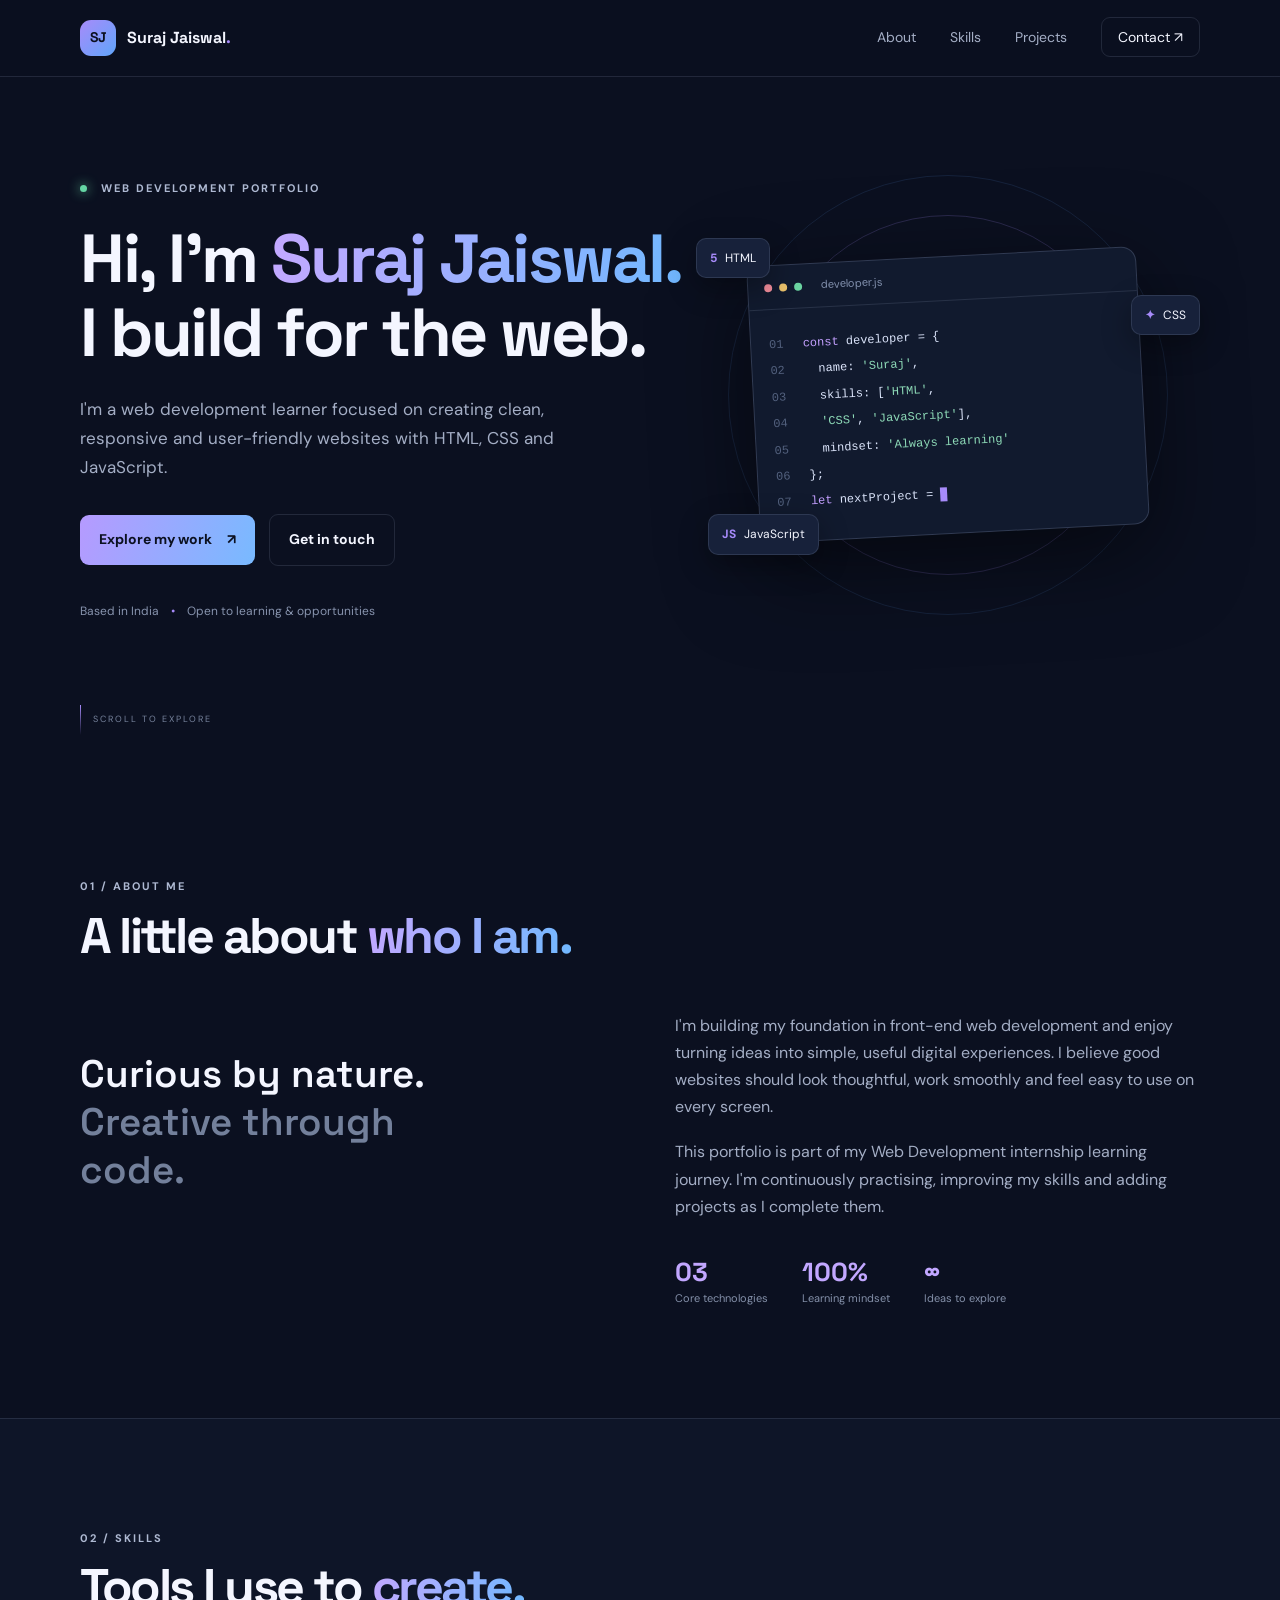
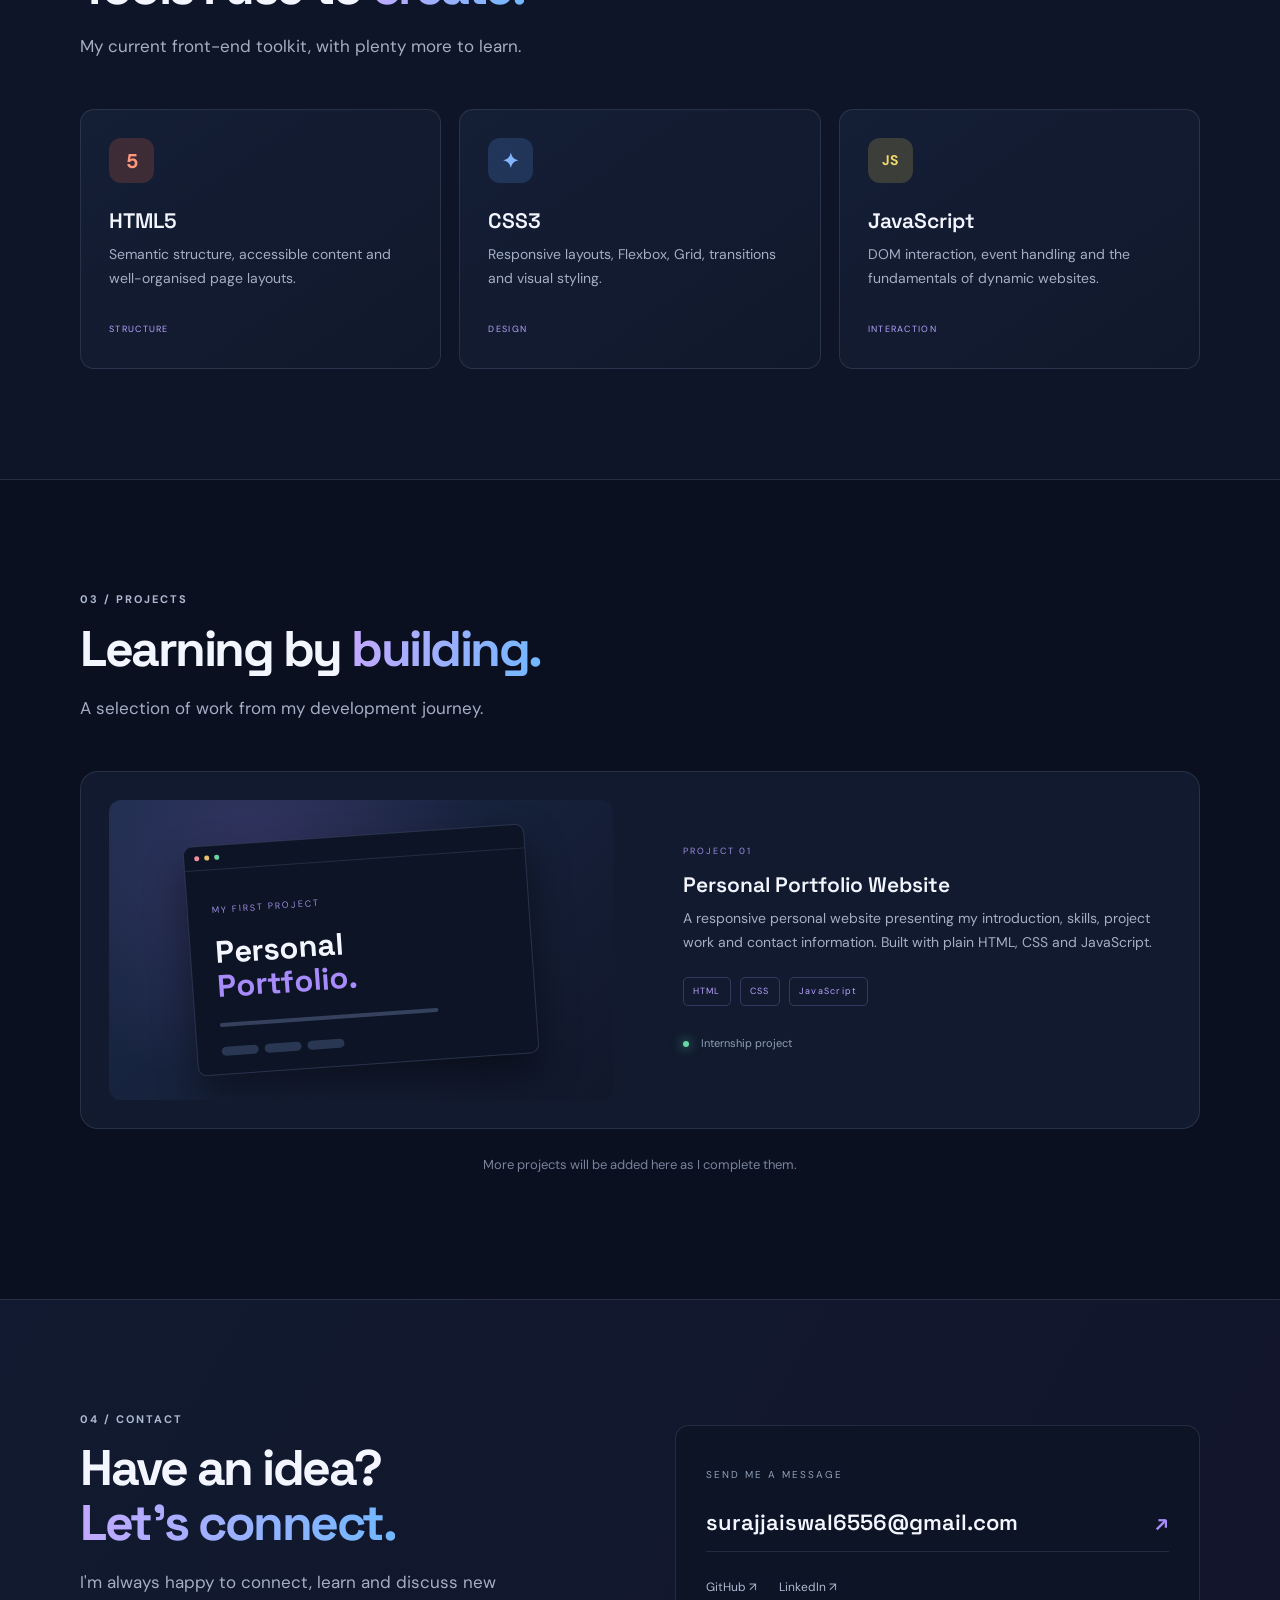
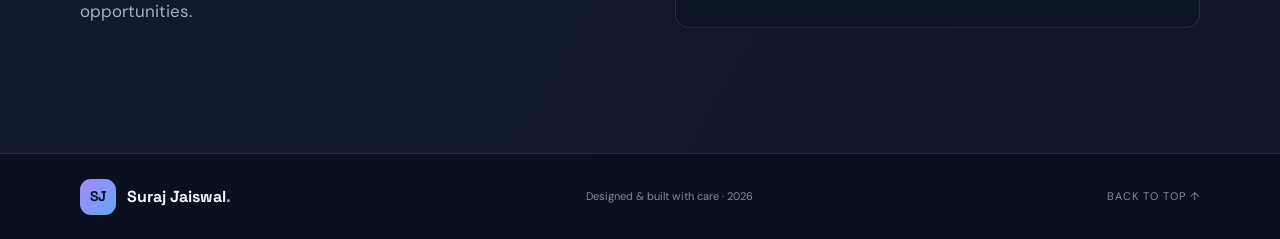
<file: index.html>
<!DOCTYPE html>
<html lang="en">
<head>
  <meta charset="UTF-8">
  <meta name="viewport" content="width=device-width, initial-scale=1.0">
  <meta name="description" content="Suraj Jaiswal — web development portfolio showcasing skills, projects and contact information.">
  <meta name="theme-color" content="#0b1020">
  <title>Suraj Jaiswal | Web Developer Portfolio</title>
  <link rel="preconnect" href="https://fonts.googleapis.com">
  <link rel="preconnect" href="https://fonts.gstatic.com" crossorigin>
  <link href="https://fonts.googleapis.com/css2?family=DM+Sans:wght@400;500;600;700&family=Space+Grotesk:wght@500;600;700&display=swap" rel="stylesheet">
  <link rel="stylesheet" href="style.css">
  <script src="script.js" defer></script>
</head>
<body>
  <header class="site-header">
    <nav class="nav container" aria-label="Main navigation">
      <a class="brand" href="#home" aria-label="Suraj Jaiswal home"><span class="brand-mark">SJ</span><span>Suraj Jaiswal<span class="brand-dot">.</span></span></a>
      <button class="menu-toggle" type="button" aria-label="Open navigation" aria-expanded="false"><span></span><span></span><span></span></button>
      <ul class="nav-links">
        <li><a href="#about">About</a></li><li><a href="#skills">Skills</a></li><li><a href="#projects">Projects</a></li><li><a class="nav-contact" href="#contact">Contact <span aria-hidden="true">↗</span></a></li>
      </ul>
    </nav>
  </header>

  <main>
    <section class="hero container" id="home">
      <div class="hero-copy">
        <p class="eyebrow"><span class="status-dot"></span> WEB DEVELOPMENT PORTFOLIO</p>
        <h1>Hi, I'm <span class="gradient-text">Suraj Jaiswal.</span><br>I build for the web.</h1>
        <p class="hero-description">I'm a web development learner focused on creating clean, responsive and user-friendly websites with HTML, CSS and JavaScript.</p>
        <div class="hero-actions"><a class="button button-primary" href="#projects">Explore my work <span>↗</span></a><a class="button button-ghost" href="#contact">Get in touch</a></div>
        <div class="hero-meta"><span>Based in India</span><span class="meta-separator">•</span><span>Open to learning & opportunities</span></div>
      </div>
      <div class="hero-art" aria-label="Decorative code illustration">
        <div class="orbit orbit-one"></div><div class="orbit orbit-two"></div>
        <div class="code-card"><div class="code-card-top"><i></i><i></i><i></i><span>developer.js</span></div><div class="code-lines"><p><b>01</b> <span class="code-purple">const</span> developer = {</p><p><b>02</b> &nbsp; name: <span class="code-green">'Suraj'</span>,</p><p><b>03</b> &nbsp; skills: [<span class="code-green">'HTML'</span>,</p><p><b>04</b> &nbsp; <span class="code-green">'CSS'</span>, <span class="code-green">'JavaScript'</span>],</p><p><b>05</b> &nbsp; mindset: <span class="code-green">'Always learning'</span></p><p><b>06</b> };</p><p class="code-cursor"><b>07</b> <span class="code-purple">let</span> nextProject = <span class="cursor-block"></span></p></div></div>
        <div class="floating-chip chip-html"><span>5</span> HTML</div><div class="floating-chip chip-css"><span>✦</span> CSS</div><div class="floating-chip chip-js"><span>JS</span> JavaScript</div>
      </div>
      <a class="scroll-cue" href="#about"><span></span> SCROLL TO EXPLORE</a>
    </section>

    <section class="section container" id="about">
      <div class="section-heading"><p class="eyebrow">01 / ABOUT ME</p><h2>A little about <span class="gradient-text">who I am.</span></h2></div>
      <div class="about-grid"><div class="about-lead"><p class="large-copy">Curious by nature. <span class="muted">Creative through code.</span></p></div><div class="about-body"><p>I'm building my foundation in front-end web development and enjoy turning ideas into simple, useful digital experiences. I believe good websites should look thoughtful, work smoothly and feel easy to use on every screen.</p><p>This portfolio is part of my Web Development internship learning journey. I'm continuously practising, improving my skills and adding projects as I complete them.</p><div class="about-facts"><div><strong>03</strong><span>Core technologies</span></div><div><strong>100%</strong><span>Learning mindset</span></div><div><strong>∞</strong><span>Ideas to explore</span></div></div></div></div>
    </section>

    <section class="section section-alt" id="skills"><div class="container"><div class="section-heading"><p class="eyebrow">02 / SKILLS</p><h2>Tools I use to <span class="gradient-text">create.</span></h2><p class="section-intro">My current front-end toolkit, with plenty more to learn.</p></div><div class="skills-grid">
      <article class="skill-card"><div class="skill-icon html-icon">5</div><h3>HTML5</h3><p>Semantic structure, accessible content and well-organised page layouts.</p><span class="skill-tag">STRUCTURE</span></article>
      <article class="skill-card"><div class="skill-icon css-icon">✦</div><h3>CSS3</h3><p>Responsive layouts, Flexbox, Grid, transitions and visual styling.</p><span class="skill-tag">DESIGN</span></article>
      <article class="skill-card"><div class="skill-icon js-icon">JS</div><h3>JavaScript</h3><p>DOM interaction, event handling and the fundamentals of dynamic websites.</p><span class="skill-tag">INTERACTION</span></article>
    </div></div></section>

    <section class="section container" id="projects"><div class="section-heading"><p class="eyebrow">03 / PROJECTS</p><h2>Learning by <span class="gradient-text">building.</span></h2><p class="section-intro">A selection of work from my development journey.</p></div>
      <article class="project-card"><div class="project-preview"><div class="preview-window"><div class="preview-bar"><i></i><i></i><i></i></div><div class="preview-content"><span class="preview-label">MY FIRST PROJECT</span><div class="preview-title">Personal<br><em>Portfolio.</em></div><div class="preview-line"></div><div class="preview-pills"><i></i><i></i><i></i></div></div></div></div><div class="project-info"><p class="project-number">PROJECT 01</p><h3>Personal Portfolio Website</h3><p>A responsive personal website presenting my introduction, skills, project work and contact information. Built with plain HTML, CSS and JavaScript.</p><div class="tech-list"><span>HTML</span><span>CSS</span><span>JavaScript</span></div><span class="project-status"><i></i> Internship project</span></div></article>
      <p class="coming-soon">More projects will be added here as I complete them.</p>
    </section>

    <section class="section contact-section" id="contact"><div class="container contact-inner"><div><p class="eyebrow">04 / CONTACT</p><h2>Have an idea?<br><span class="gradient-text">Let's connect.</span></h2><p class="contact-copy">I'm always happy to connect, learn and discuss new opportunities.</p></div><div class="contact-panel"><p class="contact-label">SEND ME A MESSAGE</p><a class="contact-link" href="mailto:surajjaiswal6556@gmail.com" id="email-link">surajjaiswal6556@gmail.com <span>↗</span></a><div class="social-links"><a href="https://github.com/" target="_blank" rel="noreferrer">GitHub ↗</a><a href="https://www.linkedin.com/in/surajjaiswal7/" target="_blank" rel="noreferrer">LinkedIn ↗</a></div></div></div></section>
  </main>
  <footer class="footer"><div class="container footer-inner"><a class="brand" href="#home"><span class="brand-mark">SJ</span><span>Suraj Jaiswal<span class="brand-dot">.</span></span></a><p>Designed & built with care · <span id="year"></span></p><a href="#home" class="back-top">BACK TO TOP ↑</a></div></footer>
</body>
</html>
</file>
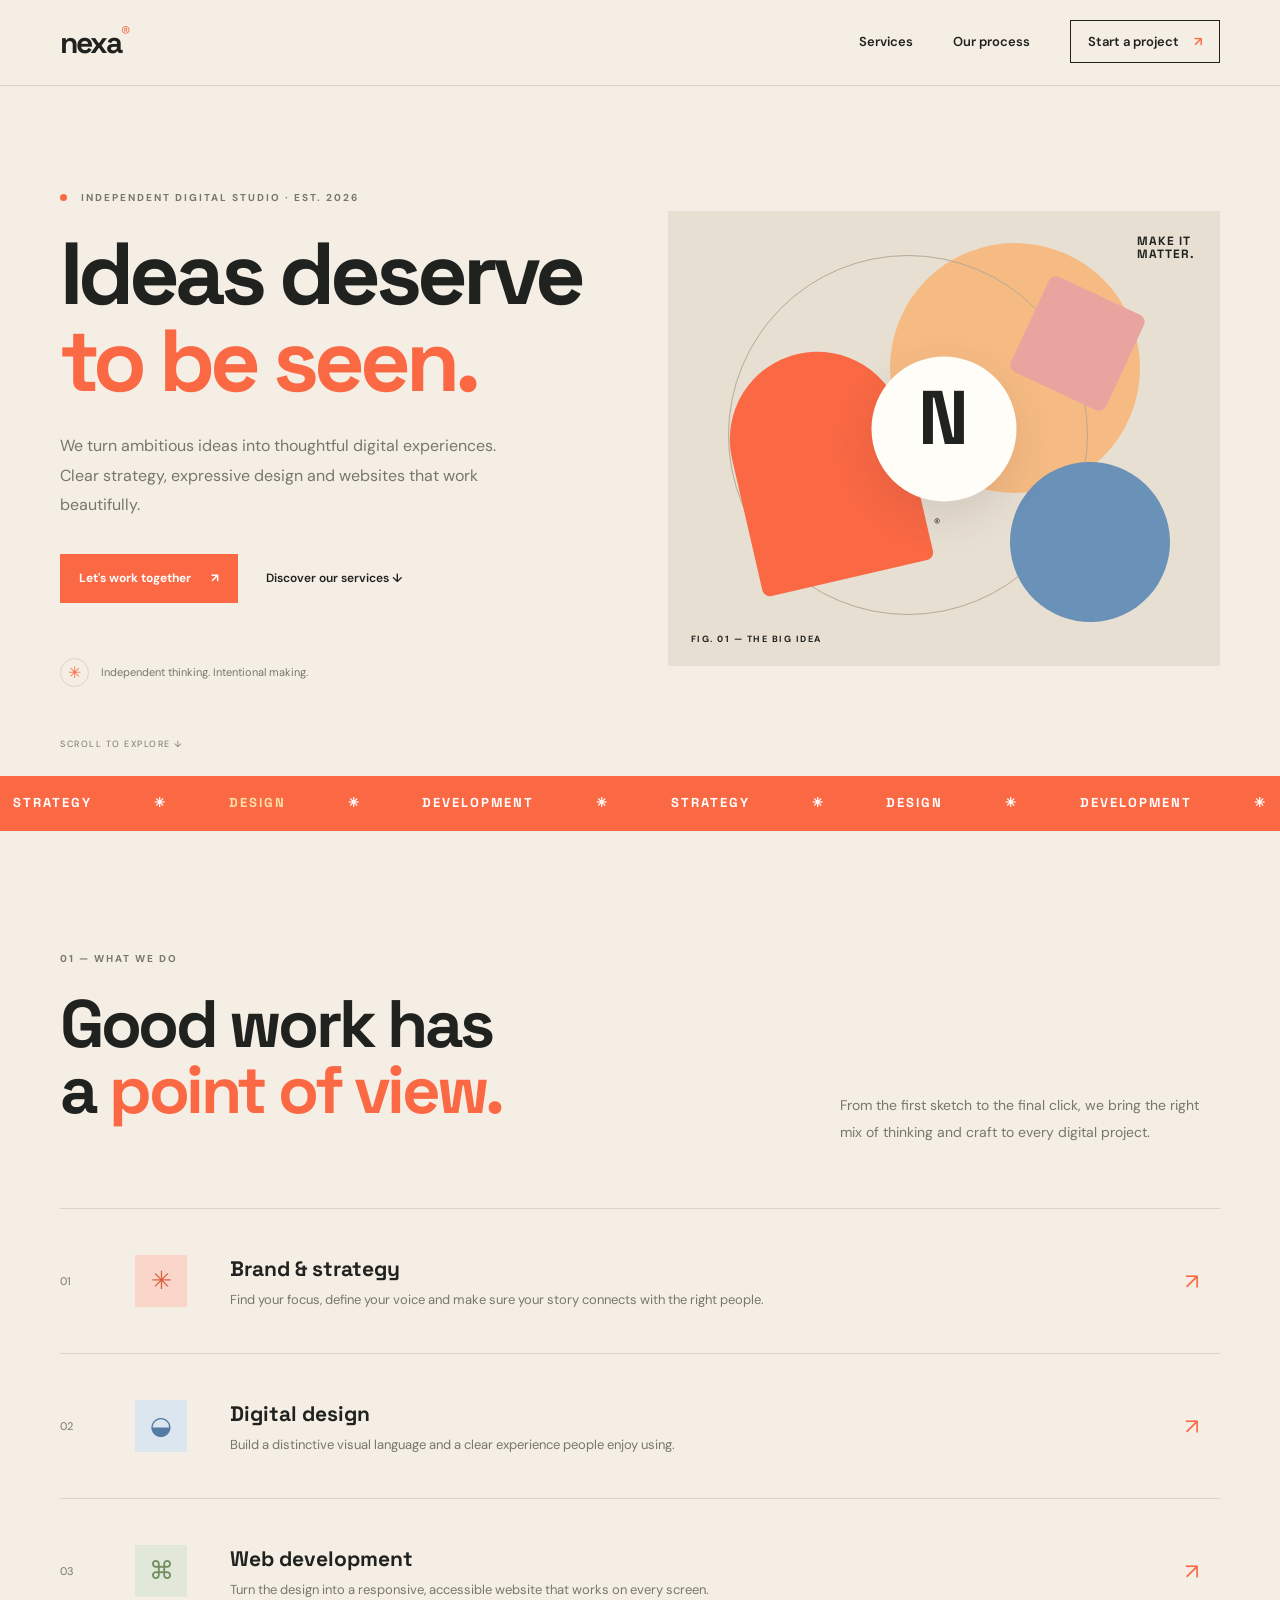
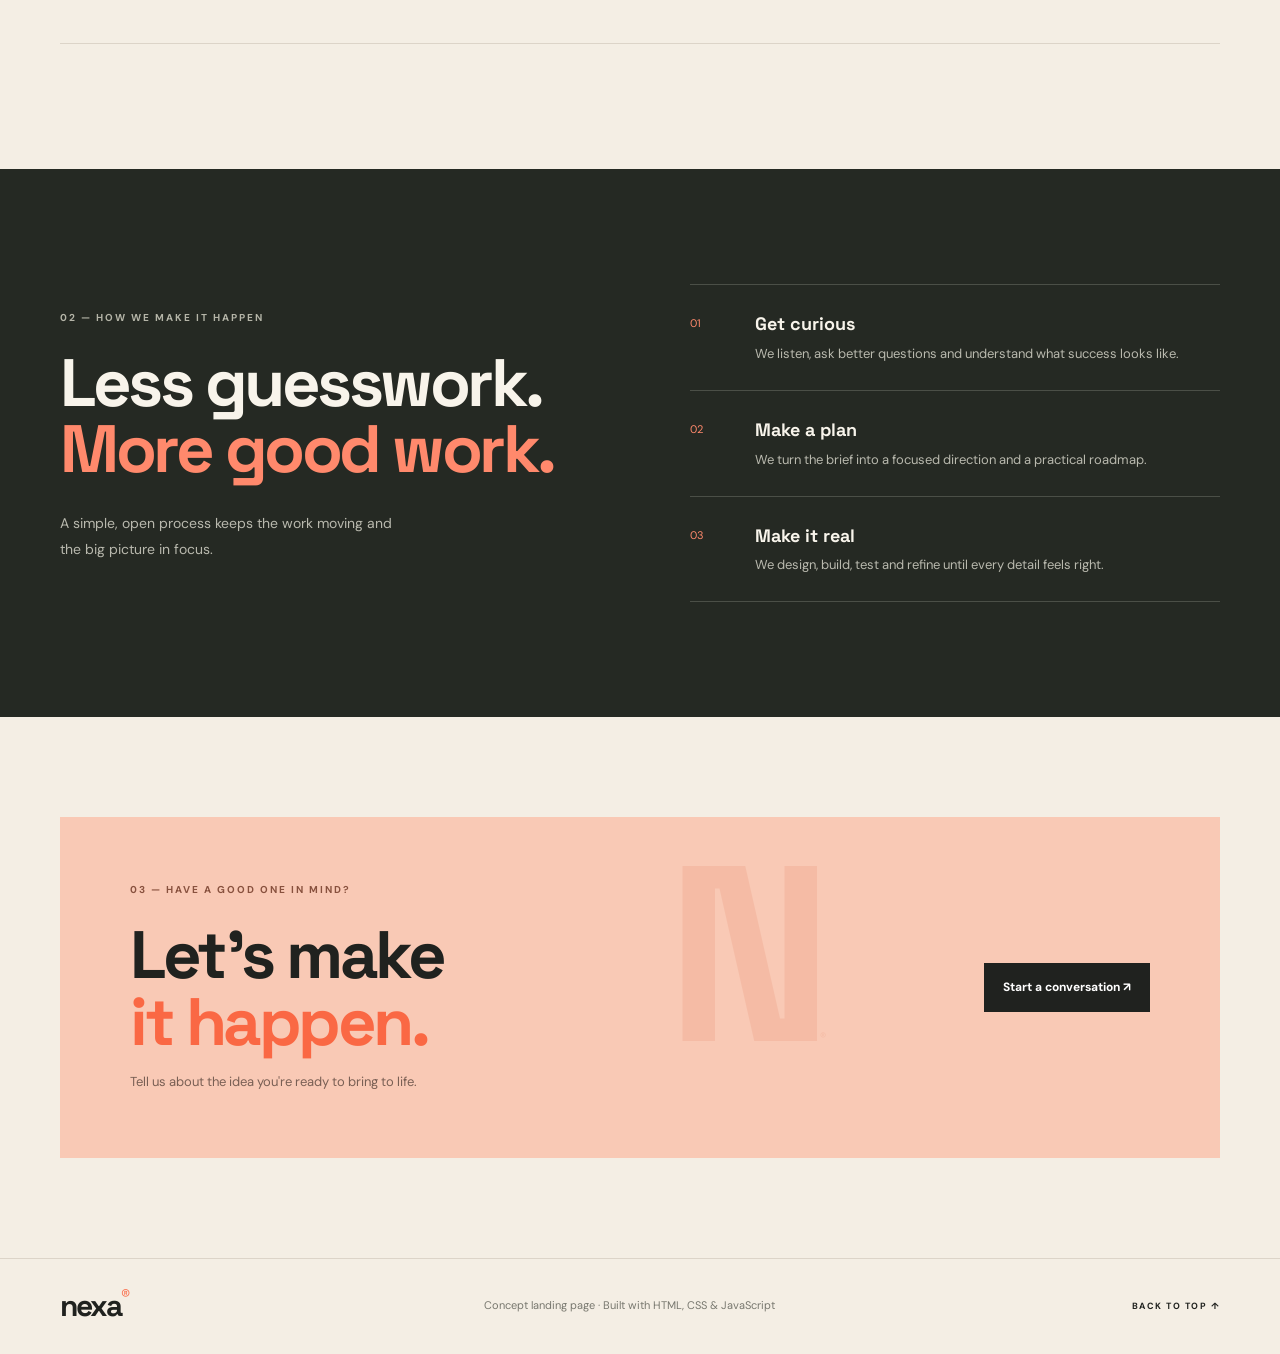
<file: task-2-landing-page/index.html>
<!DOCTYPE html>
<html lang="en">
<head>
<meta charset="UTF-8"><meta name="viewport" content="width=device-width, initial-scale=1.0">
<meta name="description" content="Nexa is a creative studio helping ambitious businesses turn ideas into memorable digital experiences.">
<meta name="theme-color" content="#f4eee4">
<title>Nexa Studio — Ideas made visible</title>
<link rel="preconnect" href="https://fonts.googleapis.com"><link rel="preconnect" href="https://fonts.gstatic.com" crossorigin>
<link href="https://fonts.googleapis.com/css2?family=DM+Sans:wght@400;500;600;700&family=Space+Grotesk:wght@500;600;700&display=swap" rel="stylesheet">
<link rel="stylesheet" href="style.css"><script src="script.js" defer></script>
</head>
<body>
<header class="site-header"><nav class="nav wrap" aria-label="Main navigation">
<a class="logo" href="#home">nexa<span class="dot">®</span></a>
<button class="menu-toggle" type="button" aria-label="Open navigation" aria-expanded="false"><span></span><span></span></button>
<ul class="nav-links"><li><a href="#services">Services</a></li><li><a href="#story">Our process</a></li><li><a class="nav-cta" href="#contact">Start a project <span>↗</span></a></li></ul>
</nav></header>
<main>
<section class="hero wrap" id="home">
<div class="hero-copy"><p class="eyebrow"><span class="pulse"></span> INDEPENDENT DIGITAL STUDIO · EST. 2026</p>
<h1>Ideas deserve<br><span class="hero-accent">to be seen.</span></h1>
<p class="hero-text">We turn ambitious ideas into thoughtful digital experiences. Clear strategy, expressive design and websites that work beautifully.</p>
<div class="hero-actions"><a class="button primary" href="#contact">Let's work together <span>↗</span></a><a class="text-link" href="#services">Discover our services ↓</a></div>
<div class="hero-proof"><span class="proof-star">✳</span><span>Independent thinking. Intentional making.</span></div></div>
<div class="hero-art" aria-label="Abstract colorful geometric artwork">
<div class="art-sun"></div><div class="art-ring"></div><div class="art-block block-orange"></div><div class="art-block block-blue"></div><div class="art-block block-pink"></div><div class="art-circle">N<span>®</span></div><div class="art-caption">MAKE IT<br>MATTER.</div><div class="art-index">FIG. 01 — THE BIG IDEA</div>
</div>
<a class="scroll-cue" href="#services">SCROLL TO EXPLORE ↓</a>
</section>
<section class="ticker"><div class="ticker-track"><span>STRATEGY</span> ✳ <span>DESIGN</span> ✳ <span>DEVELOPMENT</span> ✳ <span>STRATEGY</span> ✳ <span>DESIGN</span> ✳ <span>DEVELOPMENT</span> ✳</div></section>
<section class="services wrap" id="services"><div class="section-heading"><div><p class="eyebrow">01 — WHAT WE DO</p><h2>Good work has<br>a <em>point of view.</em></h2></div><p class="section-note">From the first sketch to the final click, we bring the right mix of thinking and craft to every digital project.</p></div>
<div class="service-list">
<article class="service-row"><span class="service-no">01</span><div class="service-symbol symbol-orange">✳</div><div class="service-copy"><h3>Brand & strategy</h3><p>Find your focus, define your voice and make sure your story connects with the right people.</p></div><a href="#contact" aria-label="Ask about brand and strategy">↗</a></article>
<article class="service-row"><span class="service-no">02</span><div class="service-symbol symbol-blue">◒</div><div class="service-copy"><h3>Digital design</h3><p>Build a distinctive visual language and a clear experience people enjoy using.</p></div><a href="#contact" aria-label="Ask about digital design">↗</a></article>
<article class="service-row"><span class="service-no">03</span><div class="service-symbol symbol-green">⌘</div><div class="service-copy"><h3>Web development</h3><p>Turn the design into a responsive, accessible website that works on every screen.</p></div><a href="#contact" aria-label="Ask about web development">↗</a></article>
</div></section>
<section class="story" id="story"><div class="wrap story-grid"><div><p class="eyebrow">02 — HOW WE MAKE IT HAPPEN</p><h2>Less guesswork.<br><em>More good work.</em></h2><p class="story-intro">A simple, open process keeps the work moving and the big picture in focus.</p></div><div class="process-list"><article><span>01</span><div><h3>Get curious</h3><p>We listen, ask better questions and understand what success looks like.</p></div></article><article><span>02</span><div><h3>Make a plan</h3><p>We turn the brief into a focused direction and a practical roadmap.</p></div></article><article><span>03</span><div><h3>Make it real</h3><p>We design, build, test and refine until every detail feels right.</p></div></article></div></div></section>
<section class="contact wrap" id="contact"><div class="contact-card"><div><p class="eyebrow">03 — HAVE A GOOD ONE IN MIND?</p><h2>Let's make<br><em>it happen.</em></h2><p>Tell us about the idea you're ready to bring to life.</p></div><a class="button dark-button" href="mailto:hello@nexa.example">Start a conversation ↗</a><span class="contact-mark">N<span>®</span></span></div></section>
</main>
<footer class="footer"><div class="wrap footer-inner"><a class="logo" href="#home">nexa<span class="dot">®</span></a><p>Concept landing page · Built with HTML, CSS & JavaScript</p><a href="#home">BACK TO TOP ↑</a></div></footer>
</body></html>
</file>
<file: style.css>
:root{--bg:#0b1020;--panel:#111a30;--panel2:#151f38;--text:#f4f6ff;--muted:#a4aec5;--purple:#a78bfa;--blue:#60a5fa;--line:rgba(190,205,240,.13);--font:'DM Sans',sans-serif;--display:'Space Grotesk',sans-serif}*{box-sizing:border-box}html{scroll-behavior:smooth;scroll-padding-top:90px}body{margin:0;background:var(--bg);color:var(--text);font-family:var(--font);line-height:1.7}a{color:inherit;text-decoration:none}.container{width:min(1120px,calc(100% - 48px));margin-inline:auto}.site-header{position:sticky;top:0;z-index:20;background:rgba(11,16,32,.86);backdrop-filter:blur(16px);border-bottom:1px solid var(--line)}.nav,.nav-links,.brand,.hero-actions,.hero-meta,.footer-inner,.social-links{display:flex;align-items:center}.nav{height:76px;justify-content:space-between}.brand{gap:11px;font-family:var(--display);font-weight:700}.brand-mark{display:grid;place-items:center;width:36px;height:36px;border-radius:11px;background:linear-gradient(135deg,var(--purple),var(--blue));color:#0b1020;font-size:14px}.brand-dot{color:var(--purple)}.nav-links{gap:34px;list-style:none;margin:0;padding:0;color:var(--muted);font-size:14px}.nav-links a:hover,.social-links a:hover{color:var(--text)}.nav-contact{padding:10px 16px;border:1px solid var(--line);border-radius:9px;color:var(--text)}.menu-toggle{display:none;background:none;border:0}.hero{min-height:690px;display:grid;grid-template-columns:1.1fr .9fr;align-items:center;position:relative;padding-top:50px;padding-bottom:105px}.eyebrow{font-size:11px;letter-spacing:2px;font-weight:700;color:#aeb9d2}.status-dot,.project-status i{display:inline-block;width:7px;height:7px;border-radius:50%;background:#65d6a4;margin-right:9px;box-shadow:0 0 12px #65d6a4}.hero h1,.section-heading h2,.contact-inner h2{font-family:var(--display);font-size:clamp(42px,5.5vw,68px);line-height:1.1;letter-spacing:-2.5px;margin:24px 0}.gradient-text{background:linear-gradient(100deg,#c4a8ff,#70b8ff);-webkit-background-clip:text;background-clip:text;color:transparent}.hero-description,.section-intro,.contact-copy{max-width:530px;color:var(--muted);font-size:17px}.hero-actions{gap:14px;margin-top:32px;flex-wrap:wrap}.button{padding:13px 19px;border-radius:9px;font-weight:700;font-size:14px;transition:transform .2s}.button:hover{transform:translateY(-3px)}.button-primary{background:linear-gradient(110deg,#b69aff,#78baff);color:#0b1020}.button-primary span{margin-left:12px}.button-ghost{border:1px solid var(--line)}.hero-meta{gap:12px;color:#8793ad;font-size:12px;margin-top:35px}.meta-separator{color:var(--purple)}.hero-art{position:relative;min-height:410px;display:grid;place-items:center}.orbit{position:absolute;border:1px solid rgba(167,139,250,.2);border-radius:50%;width:360px;height:360px}.orbit-two{width:440px;height:440px;border-color:rgba(96,165,250,.12)}.code-card{position:relative;z-index:2;width:min(390px,100%);background:#111a2e;border:1px solid rgba(174,190,230,.2);border-radius:15px;box-shadow:0 25px 90px #0008;overflow:hidden;transform:rotate(-3deg)}.code-card-top{height:44px;border-bottom:1px solid var(--line);display:flex;align-items:center;gap:7px;padding:0 16px;color:#8290ad;font-size:11px}.code-card-top i,.preview-bar i{width:8px;height:8px;border-radius:50%;background:#f28d9b}.code-card-top i:nth-child(2),.preview-bar i:nth-child(2){background:#eac16b}.code-card-top i:nth-child(3),.preview-bar i:nth-child(3){background:#6bd4a1}.code-card-top span{margin-left:12px}.code-lines{padding:22px 18px 25px;font:12px/2.2 ui-monospace,monospace;color:#dbe4fa}.code-lines p{margin:0}.code-lines b{color:#53617e;font-weight:400;margin-right:12px}.code-purple{color:#c4a0ff}.code-green{color:#8edbb8}.cursor-block{display:inline-block;width:7px;height:14px;background:#a78bfa;vertical-align:middle}.floating-chip{position:absolute;z-index:3;padding:9px 13px;border:1px solid var(--line);border-radius:10px;background:#17213a;box-shadow:0 10px 30px #0005;font-size:12px}.floating-chip span{font-weight:700;color:var(--purple);margin-right:5px}.chip-html{top:48px;left:0}.chip-css{right:0;top:105px}.chip-js{bottom:45px;left:12px}.scroll-cue{position:absolute;bottom:32px;left:0;color:#77839c;font-size:9px;letter-spacing:2px;display:flex;align-items:center;gap:12px}.scroll-cue span{height:30px;width:1px;background:linear-gradient(var(--purple),transparent)}.section{padding-top:110px;padding-bottom:110px}.section-heading{margin-bottom:48px}.section-heading h2,.contact-inner h2{font-size:clamp(36px,4vw,50px);margin:13px 0}.section-heading .eyebrow,.contact-inner .eyebrow{margin:0}.about-grid{display:grid;grid-template-columns:1fr 1fr;gap:70px}.large-copy{font:600 clamp(28px,3vw,40px)/1.25 var(--display);max-width:360px}.muted{color:#73809b}.about-body>p{color:var(--muted);margin-top:0;margin-bottom:18px}.about-facts{display:flex;gap:34px;margin-top:35px}.about-facts div{display:grid}.about-facts strong{font:700 26px var(--display);color:#c2a7ff}.about-facts span{font-size:11px;color:#8490a9}.section-alt{background:#0e1528;border-block:1px solid var(--line)}.skills-grid{display:grid;grid-template-columns:repeat(3,1fr);gap:18px}.skill-card{padding:28px;border:1px solid var(--line);border-radius:14px;background:linear-gradient(145deg,#141e35,#10182b);transition:transform .2s,border-color .2s}.skill-card:hover{transform:translateY(-5px);border-color:#8e80d8}.skill-icon{width:45px;height:45px;border-radius:12px;display:grid;place-items:center;font-weight:700;font-size:20px;margin-bottom:24px}.html-icon{background:#f16c4930;color:#ff987c}.css-icon{background:#609bff30;color:#85b4ff}.js-icon{background:#e9cb5630;color:#f1d76d;font-size:14px}.skill-card h3,.project-info h3{font:600 21px var(--display);margin:0 0 9px}.skill-card p,.project-info>p:not(.project-number){font-size:14px;color:var(--muted);margin:0 0 22px}.skill-tag,.tech-list span{font-size:9px;letter-spacing:1.3px;color:#b9a5ff}.project-card{display:grid;grid-template-columns:1fr 1fr;gap:55px;align-items:center;padding:28px;border:1px solid var(--line);border-radius:18px;background:#111a2e}.project-preview{min-height:300px;border-radius:12px;background:radial-gradient(circle at 30% 20%,#6d55a64d,transparent 55%),linear-gradient(135deg,#1b2b4a,#11172b);display:grid;place-items:center;overflow:hidden}.preview-window{width:68%;height:230px;background:#0c1425;border:1px solid #53618566;border-radius:9px;box-shadow:0 20px 40px #0007;transform:rotate(-4deg);overflow:hidden}.preview-bar{height:24px;border-bottom:1px solid var(--line);display:flex;gap:5px;align-items:center;padding:0 10px}.preview-bar i{width:5px;height:5px}.preview-content{padding:24px}.preview-label,.project-number{font-size:9px;letter-spacing:2px;color:#9e8de1}.preview-title{font:700 31px/1.1 var(--display);margin:14px 0}.preview-title em{font-style:normal;color:#a78bfa}.preview-line{width:75%;height:4px;border-radius:5px;background:#35415d;margin:20px 0}.preview-pills{display:flex;gap:6px}.preview-pills i{width:37px;height:9px;border-radius:5px;background:#293752}.project-info{padding:12px 15px}.project-number{margin:0 0 12px}.tech-list{display:flex;gap:9px;margin:22px 0}.tech-list span{padding:6px 9px;border:1px solid #9d8ae344;border-radius:5px}.project-status{font-size:11px;color:#91a0b9}.project-status i{width:6px;height:6px}.coming-soon{text-align:center;color:#77839c;font-size:13px;margin-top:25px}.contact-section{background:linear-gradient(120deg,#111a30,#12152b);border-top:1px solid var(--line)}.contact-inner{display:grid;grid-template-columns:1fr 1fr;gap:70px;align-items:center}.contact-panel{padding:30px;border:1px solid var(--line);border-radius:14px;background:#0c1425}.contact-label{font-size:10px;letter-spacing:2px;color:#91a0b9}.contact-link{display:flex;justify-content:space-between;align-items:center;font:600 clamp(17px,2vw,22px) var(--display);padding:15px 0;border-bottom:1px solid var(--line);overflow-wrap:anywhere}.contact-link span{color:var(--purple)}.contact-note{font-size:11px;color:#e6b978}.social-links{gap:22px;margin-top:25px;font-size:12px;color:#aeb9d2}.footer{border-top:1px solid var(--line)}.footer-inner{min-height:85px;justify-content:space-between;gap:20px}.footer p,.back-top{font-size:11px;color:#7f8ba4}.back-top{letter-spacing:1px}.menu-toggle span{display:block;width:22px;height:2px;background:white;margin:5px}.menu-toggle{cursor:pointer}@media(max-width:800px){.hero{grid-template-columns:1fr;padding-top:80px;gap:25px}.hero-art{min-height:390px}.hero-copy{max-width:650px}.about-grid,.contact-inner{grid-template-columns:1fr;gap:25px}.project-card{gap:25px}.nav-links{gap:18px}}@media(max-width:600px){.container{width:min(100% - 36px,1120px)}.nav{height:68px}.menu-toggle{display:block}.nav-links{display:none;position:absolute;top:67px;left:0;right:0;padding:22px 24px 28px;background:#111a30;border-bottom:1px solid var(--line);flex-direction:column;align-items:stretch}.nav-links.open{display:flex}.nav-contact{display:block}.hero{min-height:auto;padding-top:65px;padding-bottom:90px}.hero h1{font-size:43px;letter-spacing:-1.8px}.hero-art{min-height:340px}.orbit{width:270px;height:270px}.orbit-two{width:330px;height:330px}.code-card{width:95%}.chip-html{left:-4px}.chip-css{right:-4px}.chip-js{left:0;bottom:25px}.scroll-cue{bottom:25px}.section{padding-top:78px;padding-bottom:78px}.section-heading{margin-bottom:32px}.about-facts{gap:18px;flex-wrap:wrap}.skills-grid{grid-template-columns:1fr}.skill-card{padding:23px}.project-card{grid-template-columns:1fr;padding:16px}.project-preview{min-height:245px}.project-info{padding:12px 5px}.contact-panel{padding:22px}.footer-inner{padding:20px 0;flex-wrap:wrap}.footer p{order:3;width:100%;margin:0}.contact-inner{gap:35px}}@media(prefers-reduced-motion:reduce){html{scroll-behavior:auto}*,*::before,*::after{animation-duration:.01ms!important;transition-duration:.01ms!important}}
</file>
<file: task-2-landing-page/style.css>
:root{--paper:#f4eee4;--white:#fffdf8;--ink:#20221f;--muted:#77776e;--orange:#fa6844;--blue:#6a91b8;--green:#9ab28b;--line:#dcd4c8}*{box-sizing:border-box}html{scroll-behavior:smooth}body{margin:0;background:var(--paper);color:var(--ink);font-family:"DM Sans",sans-serif;line-height:1.6}a{color:inherit;text-decoration:none}.wrap{width:min(1160px,calc(100% - 48px));margin:auto}.site-header{height:86px;border-bottom:1px solid var(--line);background:var(--paper);position:sticky;top:0;z-index:20}.nav{height:100%;display:flex;align-items:center;justify-content:space-between}.logo{font-family:"Space Grotesk",sans-serif;font-size:30px;font-weight:700;letter-spacing:-2px}.dot{color:var(--orange);font-size:18px;vertical-align:top}.nav-links{display:flex;align-items:center;gap:40px;list-style:none;margin:0;padding:0;font-size:13px;font-weight:600}.nav-links a:hover{color:var(--orange)}.nav-cta{border:1px solid var(--ink);padding:12px 17px}.nav-cta span{color:var(--orange);margin-left:12px}.menu-toggle{display:none}.hero{min-height:690px;padding:95px 0 80px;display:grid;grid-template-columns:1fr 1fr;gap:55px;align-items:center;position:relative}.eyebrow{font-size:10px;font-weight:700;letter-spacing:2px;margin:0 0 24px;color:#77776e}.pulse{display:inline-block;width:7px;height:7px;border-radius:50%;background:var(--orange);margin-right:10px}.hero h1,.section-heading h2,.story h2,.contact h2{font-family:"Space Grotesk",sans-serif;font-size:clamp(58px,7vw,88px);line-height:.99;letter-spacing:-5px;margin:0 0 27px}.hero-accent,.section-heading em,.story h2 em,.contact h2 em{font-style:normal;color:var(--orange)}.hero-text{font-size:16px;color:var(--muted);max-width:440px;line-height:1.85}.hero-actions{display:flex;align-items:center;gap:28px;margin-top:34px}.button{display:inline-flex;align-items:center;gap:20px;padding:15px 19px;font-size:12px;font-weight:700}.primary{background:var(--orange);color:#fff}.primary:hover{background:#df5635}.text-link{font-size:12px;font-weight:600}.text-link:hover{color:var(--orange)}.hero-proof{display:flex;align-items:center;gap:12px;margin-top:55px;font-size:11px;color:var(--muted)}.proof-star{width:29px;height:29px;display:grid;place-items:center;border:1px solid var(--line);border-radius:50%;color:var(--orange);font-size:16px}.hero-art{height:455px;position:relative;background:#e7dfd2;overflow:hidden}.art-sun{position:absolute;width:250px;height:250px;background:#f6bb83;border-radius:50%;right:80px;top:32px}.art-ring{position:absolute;width:360px;height:360px;border:1px solid #b6a995;border-radius:50%;left:60px;top:44px}.art-block{position:absolute;transform:rotate(-13deg)}.block-orange{width:175px;height:230px;background:var(--orange);left:68px;top:140px;border-radius:90px 90px 8px 8px}.block-blue{width:160px;height:160px;background:var(--blue);right:50px;bottom:44px;border-radius:50%}.block-pink{width:105px;height:105px;background:#e9a4a0;right:90px;top:80px;transform:rotate(25deg);border-radius:8px}.art-circle{position:absolute;left:50%;top:48%;transform:translate(-50%,-50%);width:145px;height:145px;border-radius:50%;background:var(--white);display:grid;place-items:center;font-family:"Space Grotesk";font-size:76px;font-weight:700;box-shadow:0 15px 40px #443b3020}.art-circle span,.contact-mark span{font-size:12px;align-self:start;margin:35px 0 0 -14px}.art-caption{position:absolute;right:25px;top:24px;font-family:"Space Grotesk";font-size:12px;line-height:1.1;font-weight:700;letter-spacing:1px}.art-index{position:absolute;left:23px;bottom:20px;font-size:9px;letter-spacing:1.5px;font-weight:700}.scroll-cue{position:absolute;left:0;bottom:25px;font-size:9px;letter-spacing:1.5px;color:var(--muted)}.ticker{overflow:hidden;background:var(--orange);color:white;padding:17px 0}.ticker-track{display:flex;justify-content:space-around;gap:35px;white-space:nowrap;font-family:"Space Grotesk";font-size:13px;font-weight:700;letter-spacing:2px}.ticker-track span:nth-of-type(2){color:#ffe0a8}.services{padding-top:120px;padding-bottom:125px}.section-heading{display:flex;align-items:end;justify-content:space-between;gap:40px;margin-bottom:58px}.section-heading h2,.story h2,.contact h2{font-size:clamp(48px,5.5vw,67px);letter-spacing:-3.5px}.section-note{max-width:380px;color:var(--muted);font-size:14px;line-height:1.9;margin:0 0 5px}.service-list{border-top:1px solid var(--line)}.service-row{min-height:145px;display:grid;grid-template-columns:55px 75px 1fr 35px;align-items:center;gap:20px;border-bottom:1px solid var(--line);transition:padding .2s}.service-row:hover{padding-left:12px}.service-no{font-size:11px;color:var(--muted)}.service-symbol{width:52px;height:52px;display:grid;place-items:center;font-size:25px}.symbol-orange{background:#f9d6c9;color:#dc5e3d}.symbol-blue{background:#dce6ee;color:#547ba4}.symbol-green{background:#e1e8d9;color:#718d60}.service-copy h3,.process-list h3{font-family:"Space Grotesk";font-size:21px;margin:0 0 5px}.service-copy p,.process-list p{font-size:13px;color:var(--muted);margin:0;max-width:570px}.service-row>a{font-size:22px;color:var(--orange)}.story{background:#252923;color:#f8f4eb;padding:115px 0}.story .eyebrow{color:#b5b5a8}.story h2 em{color:#ff896c}.story-intro{max-width:340px;color:#b9b9ae;font-size:14px;line-height:1.9;margin-top:25px}.story-grid{display:grid;grid-template-columns:1fr 1fr;gap:100px;align-items:center}.process-list article{display:grid;grid-template-columns:45px 1fr;gap:20px;padding:25px 0;border-bottom:1px solid #4b4f47}.process-list article:first-child{border-top:1px solid #4b4f47}.process-list article>span{font-size:11px;color:#ff896c;padding-top:5px}.process-list h3{font-size:18px}.process-list p{color:#b9b9ae}.contact{padding-top:100px;padding-bottom:100px}.contact-card{position:relative;overflow:hidden;background:#f9c9b5;padding:65px 70px;display:flex;align-items:center;justify-content:space-between;gap:30px}.contact-card .eyebrow{color:#88513e}.contact h2{margin-bottom:17px}.contact-card>div>p:last-child{color:#795f54;font-size:13px;margin:0}.dark-button{background:var(--ink);color:white;position:relative;z-index:2}.dark-button:hover{background:#41483e}.contact-mark{position:absolute;right:34%;top:-62px;font-family:"Space Grotesk";font-size:250px;font-weight:700;color:#ed9e82;opacity:.3;pointer-events:none}.footer{border-top:1px solid var(--line)}.footer-inner{min-height:95px;display:flex;align-items:center;justify-content:space-between;gap:20px}.footer p{font-size:11px;color:var(--muted);margin:0}.footer-inner>a:last-child{font-size:9px;letter-spacing:1.5px;font-weight:700}.footer-inner>a:last-child:hover{color:var(--orange)}
@media(max-width:850px){.hero{grid-template-columns:1fr;gap:45px;padding-top:80px;padding-bottom:90px}.hero-copy{max-width:650px}.hero-art{height:400px}.scroll-cue{bottom:25px}.section-heading{align-items:start;flex-direction:column;gap:20px}.story-grid{gap:45px}.contact-card{padding:50px;align-items:flex-start;flex-direction:column}}
@media(max-width:600px){.wrap{width:calc(100% - 36px)}.site-header{height:72px}.logo{font-size:27px}.menu-toggle{display:flex;width:42px;height:42px;border:1px solid var(--line);background:transparent;align-items:center;justify-content:center;flex-direction:column;gap:5px}.menu-toggle span{width:17px;height:2px;background:var(--ink)}.nav-links{display:none;position:absolute;top:71px;left:0;right:0;padding:22px 24px 26px;background:var(--paper);border-bottom:1px solid var(--line);flex-direction:column;align-items:stretch;gap:20px}.nav-links.open{display:flex}.nav-cta{display:block;text-align:center}.hero{padding-top:65px;gap:35px}.hero h1{font-size:59px;letter-spacing:-3.5px}.hero-text{font-size:14px}.hero-actions{align-items:flex-start;flex-direction:column;gap:18px}.hero-proof{margin-top:35px}.hero-art{height:320px}.art-sun{width:180px;height:180px;right:42px;top:25px}.art-ring{width:270px;height:270px;left:28px;top:25px}.block-orange{width:125px;height:170px;left:43px;top:100px}.block-blue{width:115px;height:115px;right:27px;bottom:34px}.block-pink{width:75px;height:75px;right:55px;top:63px}.art-circle{width:110px;height:110px;font-size:58px}.art-circle span{margin-top:27px}.services{padding-top:80px;padding-bottom:85px}.section-heading{margin-bottom:35px}.section-heading h2,.story h2,.contact h2{font-size:48px;letter-spacing:-2.5px}.section-note{font-size:13px}.service-row{min-height:130px;grid-template-columns:28px 48px 1fr 18px;gap:10px}.service-symbol{width:42px;height:42px;font-size:21px}.service-copy h3{font-size:16px}.service-copy p{font-size:11px;line-height:1.6}.story{padding:82px 0}.story-grid{grid-template-columns:1fr;gap:35px}.story-intro{font-size:13px}.process-list article{grid-template-columns:32px 1fr;gap:12px;padding:20px 0}.process-list h3{font-size:16px}.process-list p{font-size:12px}.contact{padding-top:65px;padding-bottom:65px}.contact-card{padding:38px 25px;gap:24px}.contact-mark{right:10%;font-size:190px;top:-38px}.contact-card>div>p:last-child{max-width:245px;line-height:1.8}.footer-inner{padding:22px 0;flex-wrap:wrap}.footer p{order:3;width:100%;text-align:center}.footer-inner>a:last-child{font-size:8px}}
@media(prefers-reduced-motion:reduce){html{scroll-behavior:auto}*,*::before,*::after{transition:none!important}}
</file>
